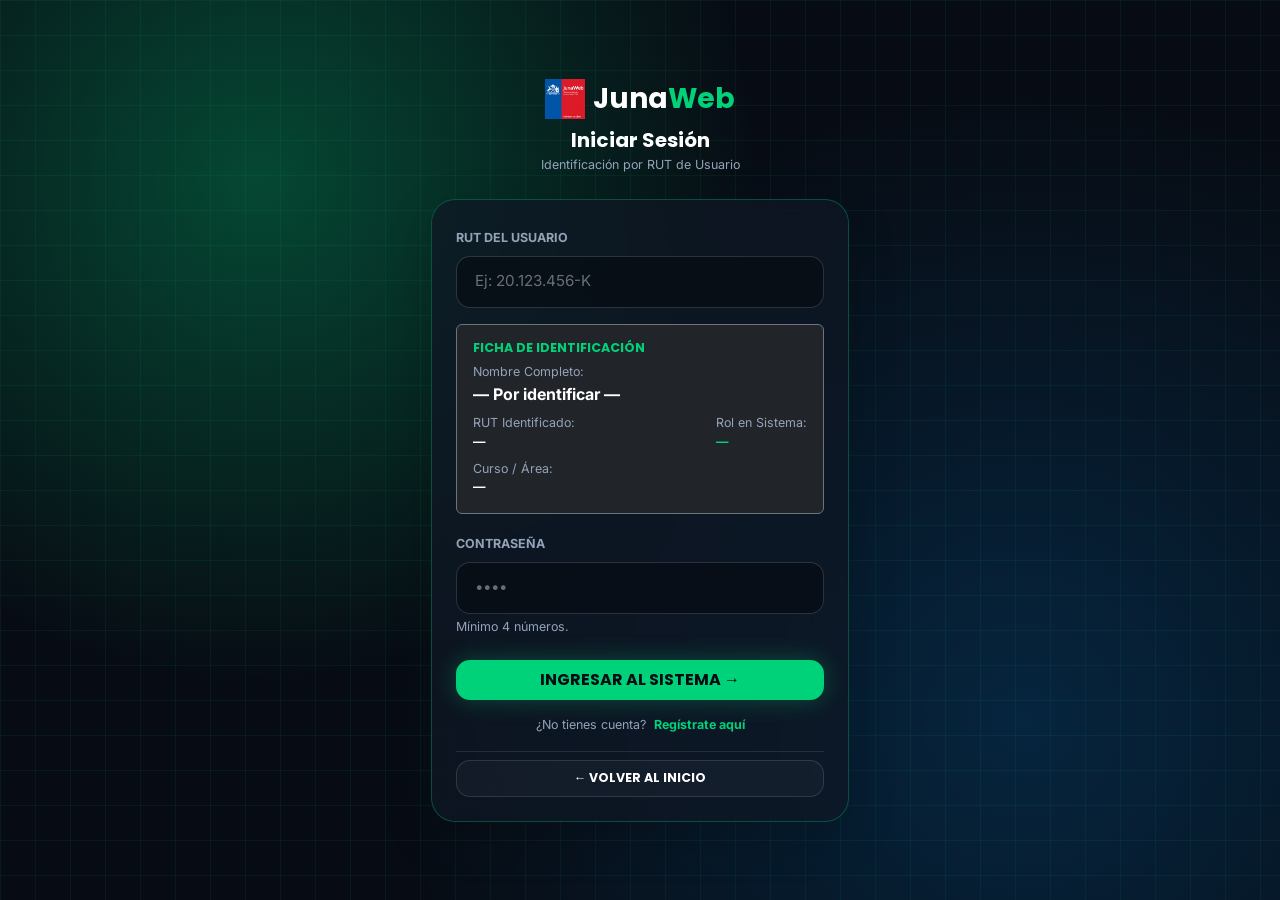
<file: page/iniciar_sesion.html>
<!DOCTYPE html>
<html lang="es">
<head>
    <meta charset="UTF-8">
    <meta name="viewport" content="width=device-width, initial-scale=1.0">
    <title>JunaWeb - Iniciar Sesión</title>
    <meta name="author" content="Ariel Faundez, Agustin sanchez, Dante Canales, Diego Valenzuela y Benjamin Carrasco">

    <link rel="preconnect" href="https://fonts.googleapis.com">
    <link rel="preconnect" href="https://fonts.gstatic.com" crossorigin>
    <link href="https://fonts.googleapis.com/css2?family=Inter:wght@400;500;600;700&family=Poppins:wght@500;600;700&display=swap" rel="stylesheet">

    <link href="https://cdn.jsdelivr.net/npm/bootstrap@5.3.0/dist/css/bootstrap.min.css" rel="stylesheet">
    <link rel="stylesheet" href="../static/css/iniciar_sesion.css">
</head>
<body class="dark-theme d-flex flex-column min-vh-100 justify-content-center align-items-center py-4">

    <div class="login-container w-100 px-3" style="max-width: 450px;">
    
        <div class="text-center mb-4">
            <a href="../index.html" class="d-inline-flex align-items-center text-decoration-none mb-2">
                <img src="../static/images/logo.png" alt="Logo JunaWeb" class="header-logo" style="height: 40px;">
                <span class="ms-2 fs-3 font-poppins fw-bold">
                    <span class="text-white">Juna</span><span class="text-accent">Web</span>
                </span>
            </a>
            <h5 class="text-white font-poppins fw-bold mb-1">Iniciar Sesión</h5>
            <p class="text-bright-sub font-inter xsmall">Identificación por RUT de Usuario</p>
        </div>

        
        <div class="custom-card p-4 shadow-lg border-accent-glow">
            <div id="login-alert" class="alert d-none py-2 mb-3 font-inter xsmall text-center"></div>

            <form id="form-login" onsubmit="procesarLogin(event)">
                
                <div class="mb-3 text-start">
                    <label for="login-rut" class="form-label text-bright-sub font-inter xsmall fw-bold">RUT DEL USUARIO</label>
                    <input type="text" class="form-control custom-input font-inter" id="login-rut" placeholder="Ej: 20.123.456-K" maxlength="12" required>
                </div>

                
                <div class="p-3 mb-3 border border-secondary rounded bg-dark text-start">
                    <h6 class="text-accent font-poppins fw-bold xsmall mb-2">FICHA DE IDENTIFICACIÓN</h6>
                    <p class="mb-1 font-inter xsmall text-bright-sub">Nombre Completo: <br><strong id="info-nombre" class="text-white fs-6">— Por identificar —</strong></p>
                    <div class="d-flex justify-content-between mt-2 font-inter xsmall text-bright-sub">
                        <div>RUT Identificado: <br><strong id="info-rut" class="text-white">—</strong></div>
                        <div>Rol en Sistema: <br><strong id="info-rol" class="text-accent">—</strong></div>
                    </div>
                    <div class="mt-2 font-inter xsmall text-bright-sub">
                        Curso / Área: <br><strong id="info-curso" class="text-white">—</strong>
                    </div>
                </div>

                <div class="mb-4 text-start">
                    <label for="login-password" class="form-label text-bright-sub font-inter xsmall fw-bold">CONTRASEÑA</label>
                    <input type="password" class="form-control custom-input font-inter" id="login-password" placeholder="••••" minlength="4" required>
                    <div class="form-text text-bright-sub xsmall mt-1">Mínimo 4 números.</div>
                </div>

                
                <button type="submit" class="btn btn-custom-primary w-100 py-2 font-poppins fw-bold glow-btn mb-3">
                    INGRESAR AL SISTEMA →
                </button>
            </form>

            <div class="text-center font-inter xsmall mb-3">
                <span class="text-bright-sub">¿No tienes cuenta?</span>
                <a href="registro.html" class="text-accent text-decoration-none fw-bold ms-1">Regístrate aquí</a>
            </div>

        
            <div class="text-center pt-2 border-top border-secondary border-opacity-25">
                <a href="../index.html" class="btn btn-custom-outline w-100 py-2 font-poppins xsmall fw-bold text-decoration-none">
                    ← VOLVER AL INICIO
                </a>
            </div>
        </div>
    </div>

    <script src="https://cdn.jsdelivr.net/npm/bootstrap@5.3.0/dist/js/bootstrap.bundle.min.js"></script>
    <script src="../static/js/iniciar_sesion.js"></script>
</body>
</html>
</file>
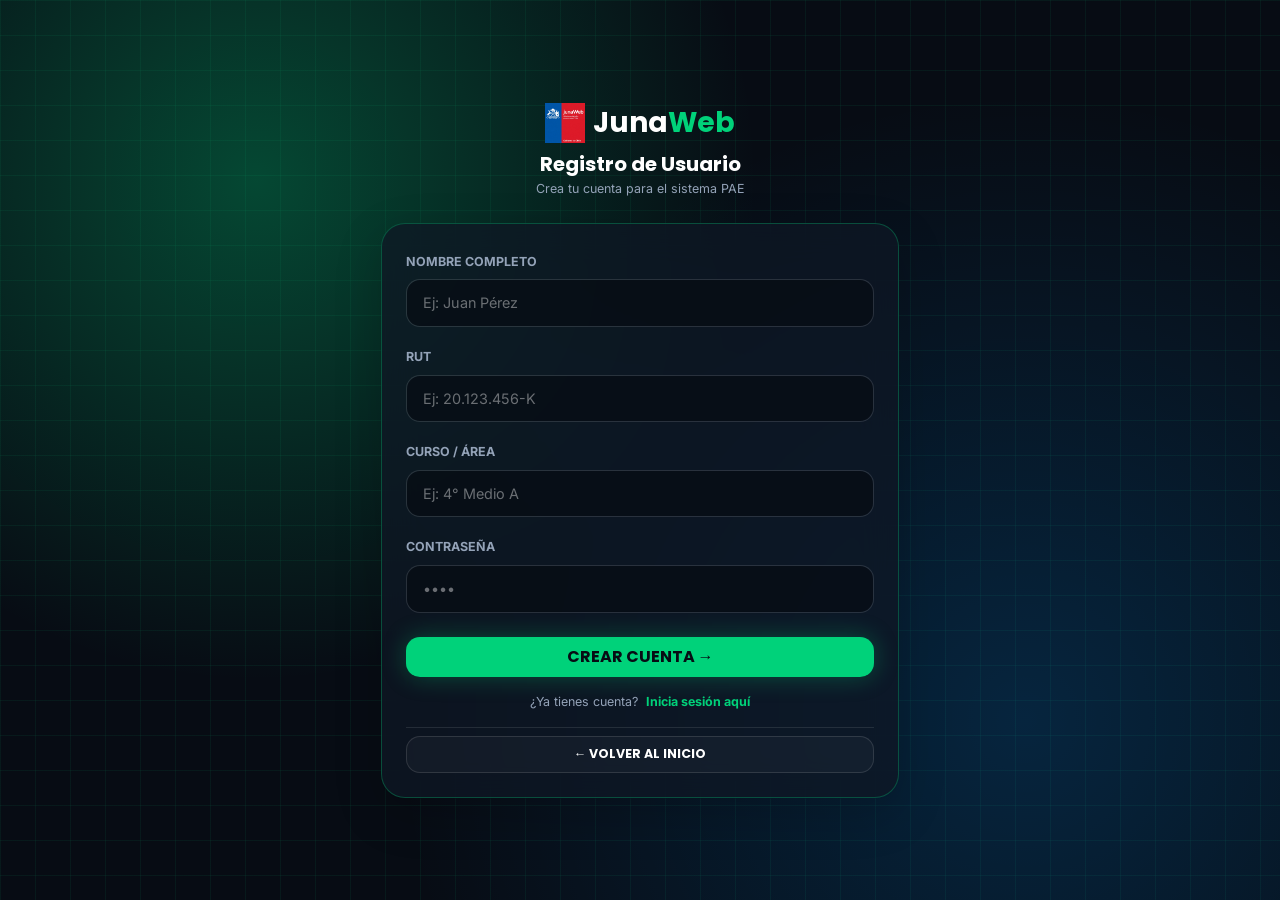
<file: page/registro.html>
<!DOCTYPE html>
<html lang="es">

<head>
    <meta charset="UTF-8">
    <meta name="viewport" content="width=device-width, initial-scale=1.0">
    <title>JunaWeb - Registro</title>
    <meta name="author" content="Ariel Faundez, Agustin sanchez, Dante Canales, Diego Valenzuela y Benjamin Carrasco">


    <link rel="preconnect" href="https://fonts.googleapis.com">
    <link rel="preconnect" href="https://fonts.gstatic.com" crossorigin>
    <link
        href="https://fonts.googleapis.com/css2?family=Inter:wght@400;500;600;700&family=Poppins:wght@500;600;700&display=swap"
        rel="stylesheet">


    <link href="https://cdn.jsdelivr.net/npm/bootstrap@5.3.0/dist/css/bootstrap.min.css" rel="stylesheet">
    <link rel="stylesheet" href="../static/css/registro.css">
</head>

<body class="dark-theme d-flex flex-column min-vh-100 justify-content-center align-items-center py-4">

    <div class="register-container w-100 px-3" style="max-width: 550px;">
    
        <div class="text-center mb-4">
            <a href="../index.html" class="d-inline-flex align-items-center text-decoration-none mb-2">
                <img src="../static/images/logo.png" alt="Logo JunaWeb" class="header-logo" style="height: 40px;">
                <span class="ms-2 fs-3 font-poppins fw-bold">
                    <span class="text-white">Juna</span><span class="text-accent">Web</span>
                </span>
            </a>
            <h5 class="text-white font-poppins fw-bold mb-1">Registro de Usuario</h5>
            <p class="text-bright-sub font-inter xsmall">Crea tu cuenta para el sistema PAE</p>
        </div>

        
        <div class="custom-card p-4 shadow-lg border-accent-glow">
            <div id="register-alert" class="alert d-none py-2 mb-3 font-inter xsmall text-center"></div>

            <form id="form-registro" onsubmit="procesarRegistro(event)">
                
                <div class="mb-3 text-start">
                    <label for="reg-nombre" class="form-label text-bright-sub font-inter xsmall fw-bold">NOMBRE
                        COMPLETO</label>
                    <input type="text" class="form-control custom-input font-inter" id="reg-nombre"
                        placeholder="Ej: Juan Pérez" required>
                </div>

                
                <div class="mb-3 text-start">
                    <label for="reg-rut" class="form-label text-bright-sub font-inter xsmall fw-bold">RUT</label>
                    <input type="text" class="form-control custom-input font-inter" id="reg-rut"
                        placeholder="Ej: 20.123.456-K" maxlength="12"
                        oninput="this.value = this.value.replace(/[^0-9kK\.\,-]/g, '')" required>
                </div>

                
                <div class="mb-3 text-start">
                    <label for="reg-curso" class="form-label text-bright-sub font-inter xsmall fw-bold">CURSO /
                        ÁREA</label>
                    <input type="text" class="form-control custom-input font-inter" id="reg-curso"
                        placeholder="Ej: 4° Medio A" required>
                </div>

                
                <div class="mb-4 text-start">
                    <label for="reg-password"
                        class="form-label text-bright-sub font-inter xsmall fw-bold">CONTRASEÑA</label>
                    <input type="password" class="form-control custom-input font-inter" id="reg-password"
                        placeholder="••••" minlength="4" required>
                </div>

                
                <button type="submit" class="btn btn-custom-primary w-100 py-2 font-poppins fw-bold glow-btn mb-3">
                    CREAR CUENTA →
                </button>
            </form>


            <div class="text-center font-inter xsmall mb-3">
                <span class="text-bright-sub">¿Ya tienes cuenta?</span>
                <a href="iniciar_sesion.html" class="text-accent text-decoration-none fw-bold ms-1">Inicia sesión
                    aquí</a>
            </div>

            <div class="text-center pt-2 border-top border-secondary border-opacity-25">
                <a href="../index.html"
                    class="btn btn-custom-outline w-100 py-2 font-poppins xsmall fw-bold text-decoration-none">
                    ← VOLVER AL INICIO
                </a>
            </div>
        </div>
    </div>

    <script src="https://cdn.jsdelivr.net/npm/bootstrap@5.3.0/dist/js/bootstrap.bundle.min.js"></script>
    <script src="../static/js/registro.js"></script>
</body>

</html>
</file>
<file: static/css/iniciar_sesion.css>
/* =========================================
   VARIABLES GLOBALES & ESTILOS BASE
   ========================================= */
:root {
    --bg-dark: #070c14;
    --card-bg: rgba(15, 23, 36, 0.75);
    --accent-green: #00d27a;
    --accent-green-glow: rgba(0, 210, 122, 0.3);
    --accent-blue-glow: rgba(0, 150, 255, 0.18);
    --border-color: rgba(255, 255, 255, 0.12);
    --font-poppins: 'Poppins', sans-serif;
    --font-inter: 'Inter', sans-serif;
}

/* =========================================
   FONDO CON CUADRÍCULA & CANVAS DE PARTÍCULAS
   ========================================= */
body.dark-theme {
    background-color: var(--bg-dark);
    /* Cuadrícula marcada con gradientes radiales */
    background-image: 
        radial-gradient(circle at 20% 20%, var(--accent-green-glow) 0%, transparent 40%),
        radial-gradient(circle at 80% 80%, var(--accent-blue-glow) 0%, transparent 50%),
        linear-gradient(rgba(0, 210, 122, 0.07) 1px, transparent 1px),
        linear-gradient(90deg, rgba(0, 210, 122, 0.07) 1px, transparent 1px);
    background-size: 100% 100%, 100% 100%, 35px 35px, 35px 35px;
    background-attachment: fixed;
    color: #e2e8f0;
    font-family: var(--font-inter);
    min-height: 100vh;
    overflow-x: hidden;
    position: relative;
}

/* Canvas de Partículas en Capa Trasera */
#particles-canvas {
    position: fixed;
    top: 0;
    left: 0;
    width: 100vw;
    height: 100vh;
    z-index: 0;
    pointer-events: none;
}

/* Todo el contenido por encima del canvas con flex-wrap implícito */
header, main, footer {
    position: relative;
    z-index: 1;
}

/* Tipografías y Colores */
.font-poppins { font-family: var(--font-poppins); }
.font-inter { font-family: var(--font-inter); }
.text-accent { color: var(--accent-green) !important; }

.text-bright { 
    color: #cbd5e1 !important; 
    font-size: 0.8rem;
    font-weight: 600;
}

.text-bright-sub { 
    color: #94a3b8 !important; 
}

.xsmall { font-size: 0.78rem; }
.tracking-wide { letter-spacing: 0.05em; }

/* Navegación Glassmorphism */
.glass-header {
    background: rgba(7, 12, 20, 0.8);
    backdrop-filter: blur(16px);
    -webkit-backdrop-filter: blur(16px);
    border-bottom: 1px solid var(--border-color) !important;
    display: flex;
    flex-wrap: wrap;
    align-items: center;
    justify-content: space-between;
}

.header-logo {
    height: 38px;
    width: auto;
    object-fit: contain;
}

/* Badge */
.badge-custom {
    background: rgba(0, 210, 122, 0.12);
    border: 1px solid rgba(0, 210, 122, 0.4);
    color: var(--accent-green);
    padding: 6px 16px;
    border-radius: 20px;
    font-size: 0.8rem;
    font-weight: 600;
    display: inline-flex;
    flex-wrap: wrap;
    align-items: center;
    justify-content: center;
}

/* Tarjetas de Cristal Flotante */
.custom-card {
    background: var(--card-bg);
    border: 1px solid var(--border-color);
    border-radius: 24px;
    backdrop-filter: blur(20px);
    -webkit-backdrop-filter: blur(20px);
    box-shadow: 0 20px 50px rgba(0, 0, 0, 0.5);
    transition: transform 0.3s ease, border-color 0.3s ease, box-shadow 0.3s ease;
    display: flex;
    flex-direction: column;
    flex-wrap: wrap;
}

.card-hover:hover {
    border-color: rgba(0, 210, 122, 0.4);
    transform: translateY(-4px);
    box-shadow: 0 25px 60px rgba(0, 210, 122, 0.18);
}

.border-accent-glow {
    border: 1px solid rgba(0, 210, 122, 0.3) !important;
    box-shadow: 0 0 35px rgba(0, 210, 122, 0.12);
}

/* INPUTS */
.custom-input {
    background-color: rgba(7, 12, 20, 0.75) !important;
    border: 1px solid var(--border-color) !important;
    color: #ffffff !important;
    border-radius: 14px !important;
    padding: 0.85rem 1.1rem !important;
    font-size: 0.95rem;
    transition: all 0.3s ease;
    width: 100%;
}

.custom-input:focus {
    border-color: var(--accent-green) !important;
    box-shadow: 0 0 16px var(--accent-green-glow) !important;
    outline: none;
}

.custom-input::placeholder {
    color: rgba(255, 255, 255, 0.4) !important;
}

/* BOTÓN OJO SVG */
.btn-eye-toggle {
    background: transparent;
    border: none;
    color: #94a3b8;
    padding: 4px 8px;
    display: flex;
    align-items: center;
    justify-content: center;
    cursor: pointer;
    transition: color 0.2s ease;
}

.btn-eye-toggle:hover {
    color: var(--accent-green);
}

/* BOTONES */
.btn {
    display: inline-flex;
    flex-wrap: wrap;
    align-items: center;
    justify-content: center;
}

.btn-custom-primary {
    background-color: var(--accent-green);
    color: #070c14;
    border: none;
    font-weight: 700;
    border-radius: 14px;
    transition: all 0.3s ease;
}

.btn-custom-primary:hover {
    background-color: #00e687;
    color: #070c14;
    transform: translateY(-2px);
}

.glow-btn {
    box-shadow: 0 0 25px var(--accent-green-glow);
}

.btn-custom-outline {
    background: rgba(255, 255, 255, 0.03);
    color: #ffffff;
    border: 1px solid var(--border-color);
    border-radius: 14px;
    transition: all 0.3s ease;
}

.btn-custom-outline:hover {
    border-color: var(--accent-green);
    color: var(--accent-green);
    background: rgba(0, 210, 122, 0.08);
}

/* =========================================
   SISTEMA DE DISEÑO RESPONSIVO FLEX-WRAP
   ========================================= */
.container, 
.card-container, 
.options-grid,
.nav-menu,
.form-row,
.extra-links {
    display: flex;
    flex-wrap: wrap;
    justify-content: center;
    align-items: center;
    gap: 15px;
}

img, .card, .custom-card {
    max-width: 100%;
    height: auto;
}

@media (max-width: 768px) {
    body.dark-theme {
        padding: 10px;
    }
    
    .container, 
    .card-container,
    .options-grid,
    .form-row {
        flex-direction: column;
        width: 100%;
    }
}
</file>
<file: static/css/registro.css>
/* =========================================
   VARIABLES GLOBALES & ESTILOS BASE
   ========================================= */
:root {
    --bg-dark: #070c14;
    --card-bg: rgba(15, 23, 36, 0.75);
    --accent-green: #00d27a;
    --accent-green-glow: rgba(0, 210, 122, 0.3);
    --accent-blue-glow: rgba(0, 150, 255, 0.18);
    --border-color: rgba(255, 255, 255, 0.12);
    --font-poppins: 'Poppins', sans-serif;
    --font-inter: 'Inter', sans-serif;
}

/* =========================================
   FONDO & TIPOGRAFÍA
   ========================================= */
body.dark-theme {
    background-color: var(--bg-dark);
    background-image: 
        radial-gradient(circle at 20% 20%, var(--accent-green-glow) 0%, transparent 40%),
        radial-gradient(circle at 80% 80%, var(--accent-blue-glow) 0%, transparent 50%),
        linear-gradient(rgba(0, 210, 122, 0.07) 1px, transparent 1px),
        linear-gradient(90deg, rgba(0, 210, 122, 0.07) 1px, transparent 1px);
    background-size: 100% 100%, 100% 100%, 35px 35px, 35px 35px;
    background-attachment: fixed;
    color: #e2e8f0;
    font-family: var(--font-inter);
    min-height: 100vh;
    overflow-x: hidden;
}

.font-poppins { font-family: var(--font-poppins); }
.font-inter { font-family: var(--font-inter); }
.text-accent { color: var(--accent-green) !important; }

.text-bright-sub { 
    color: #94a3b8 !important; 
}

.xsmall { font-size: 0.78rem; }

/* Header Logo */
.header-logo {
    height: 40px;
    width: auto;
    object-fit: contain;
}

/* =========================================
   TARJETA CRISTAL (GLASSMORPHISM)
   ========================================= */
.custom-card {
    background: var(--card-bg);
    border: 1px solid var(--border-color);
    border-radius: 24px;
    backdrop-filter: blur(20px);
    -webkit-backdrop-filter: blur(20px);
    box-shadow: 0 20px 50px rgba(0, 0, 0, 0.5);
    transition: transform 0.3s ease, border-color 0.3s ease, box-shadow 0.3s ease;
    display: flex;
    flex-direction: column;
    flex-wrap: wrap;
}

.border-accent-glow {
    border: 1px solid rgba(0, 210, 122, 0.3) !important;
    box-shadow: 0 0 35px rgba(0, 210, 122, 0.12);
}

/* =========================================
   INPUTS Y SELECTS
   ========================================= */
.custom-input {
    background-color: rgba(7, 12, 20, 0.75) !important;
    border: 1px solid var(--border-color) !important;
    color: #ffffff !important;
    border-radius: 14px !important;
    padding: 0.75rem 1rem !important;
    font-size: 0.9rem;
    transition: all 0.3s ease;
    width: 100%;
}

.custom-input:focus {
    border-color: var(--accent-green) !important;
    box-shadow: 0 0 16px var(--accent-green-glow) !important;
    outline: none;
}

.custom-input::placeholder {
    color: rgba(255, 255, 255, 0.4) !important;
}

/* Opciones del selector */
.custom-input option {
    background-color: #070c14;
    color: #ffffff;
}

/* =========================================
   BOTONES Y EFECTOS
   ========================================= */
.btn {
    display: inline-flex;
    flex-wrap: wrap;
    align-items: center;
    justify-content: center;
}

.btn-custom-primary {
    background-color: var(--accent-green);
    color: #070c14;
    border: none;
    font-weight: 700;
    border-radius: 14px;
    transition: all 0.3s ease;
}

.btn-custom-primary:hover {
    background-color: #00e687;
    color: #070c14;
    transform: translateY(-2px);
}

.glow-btn {
    box-shadow: 0 0 25px var(--accent-green-glow);
}

.btn-custom-outline {
    background: rgba(255, 255, 255, 0.03);
    color: #ffffff;
    border: 1px solid var(--border-color);
    border-radius: 14px;
    transition: all 0.3s ease;
}

.btn-custom-outline:hover {
    border-color: var(--accent-green);
    color: var(--accent-green);
    background: rgba(0, 210, 122, 0.08);
}

/* =========================================
   ADAPTACIÓN RESPONSIVA CELULAR (FLEX-WRAP)
   ========================================= */
.register-container {
    margin: 0 auto;
}

@media (max-width: 576px) {
    body.dark-theme {
        padding: 10px;
    }

    .register-container {
        padding: 0 5px;
    }

    .custom-card {
        padding: 1.25rem !important;
        border-radius: 18px;
    }

    /* Los campos del formulario caen en 1 sola columna en pantallas pequeñas */
    .row {
        display: flex;
        flex-wrap: wrap;
    }

    .row > [class*="col-"] {
        flex: 0 0 100%;
        max-width: 100%;
    }
}
</file>
